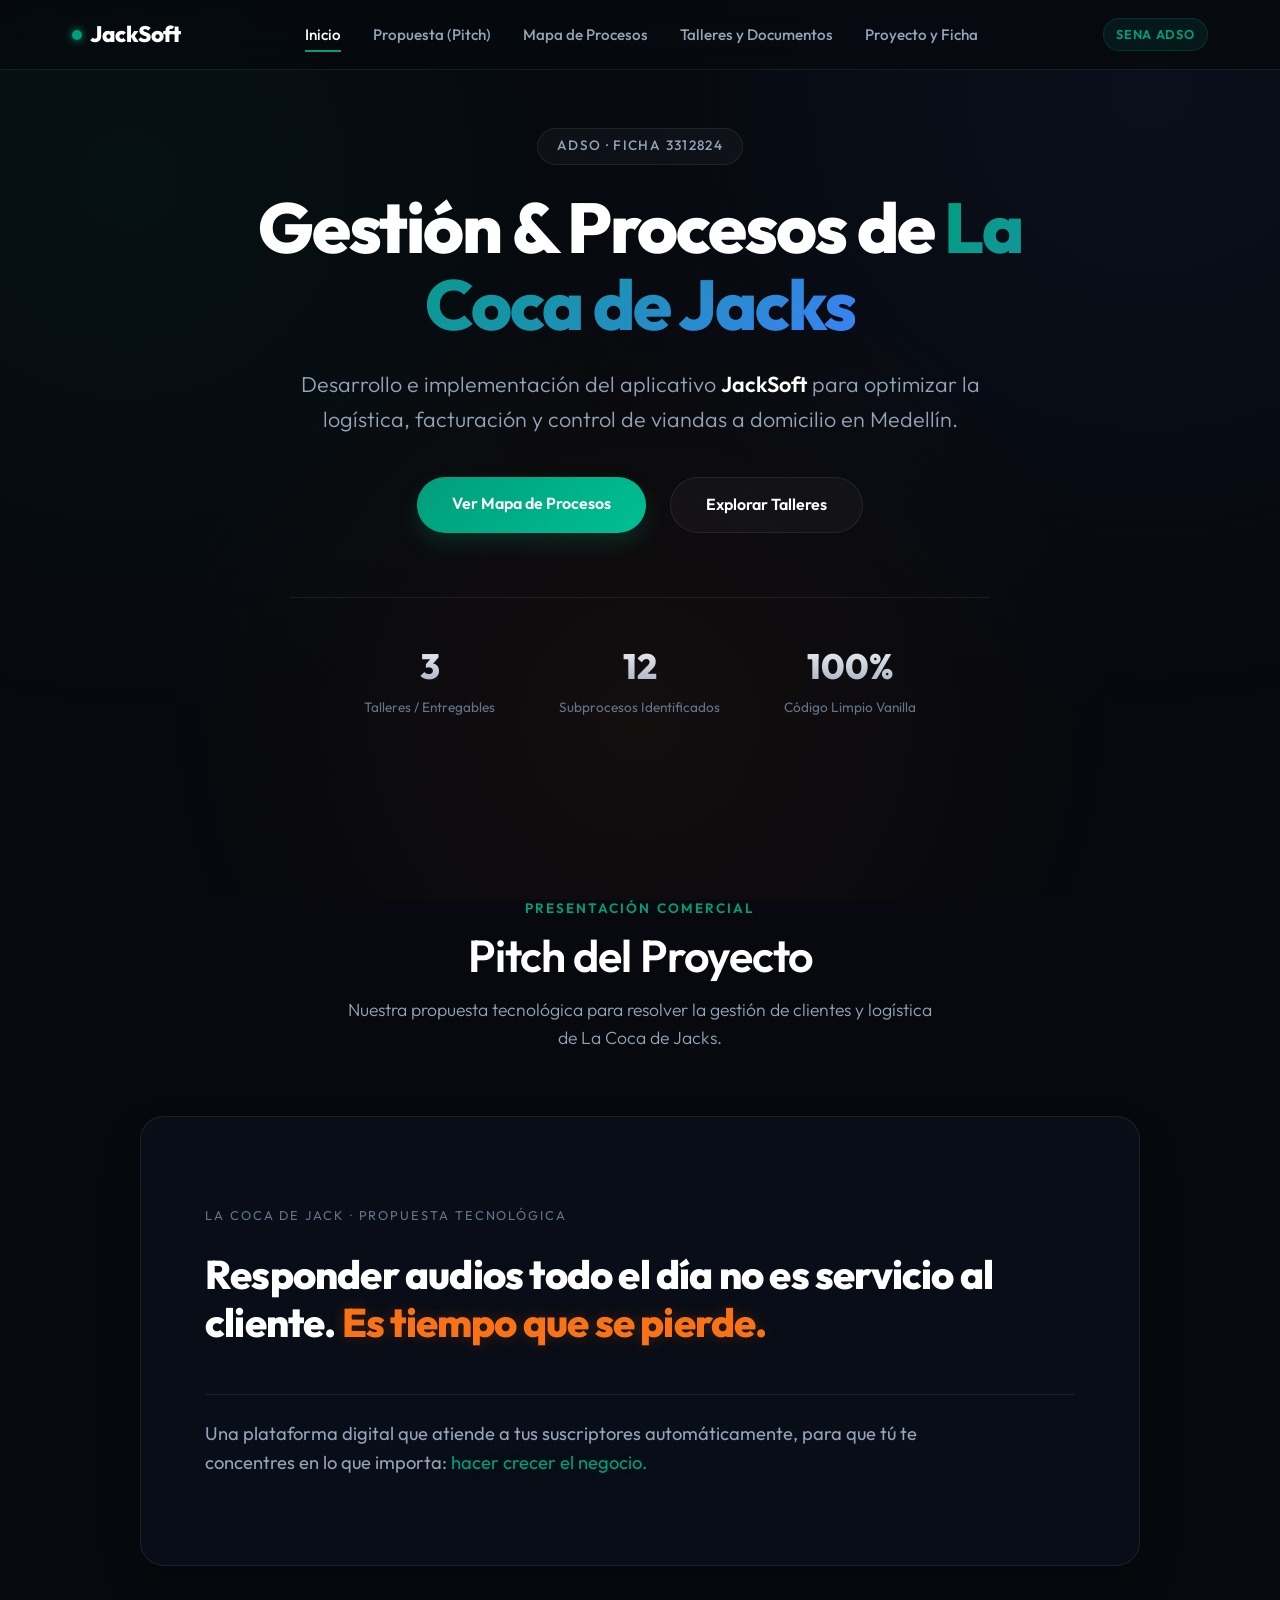
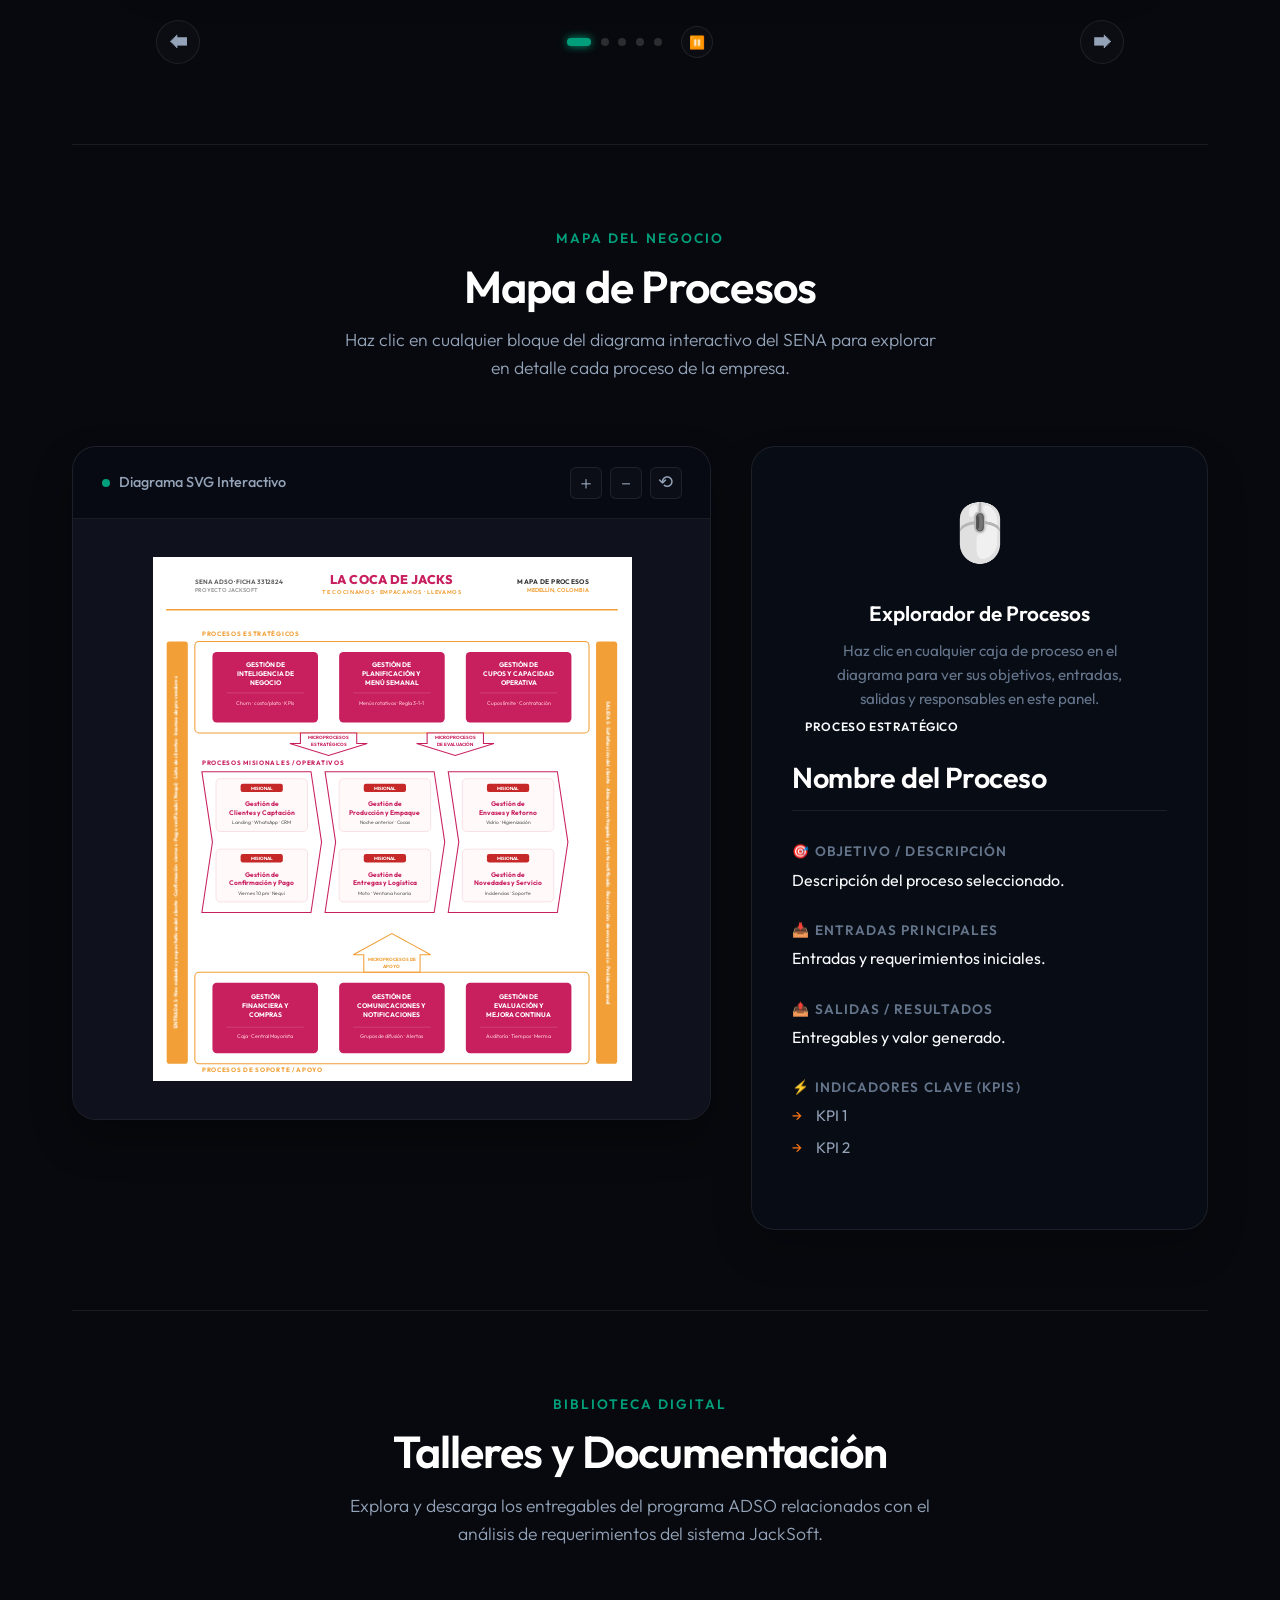
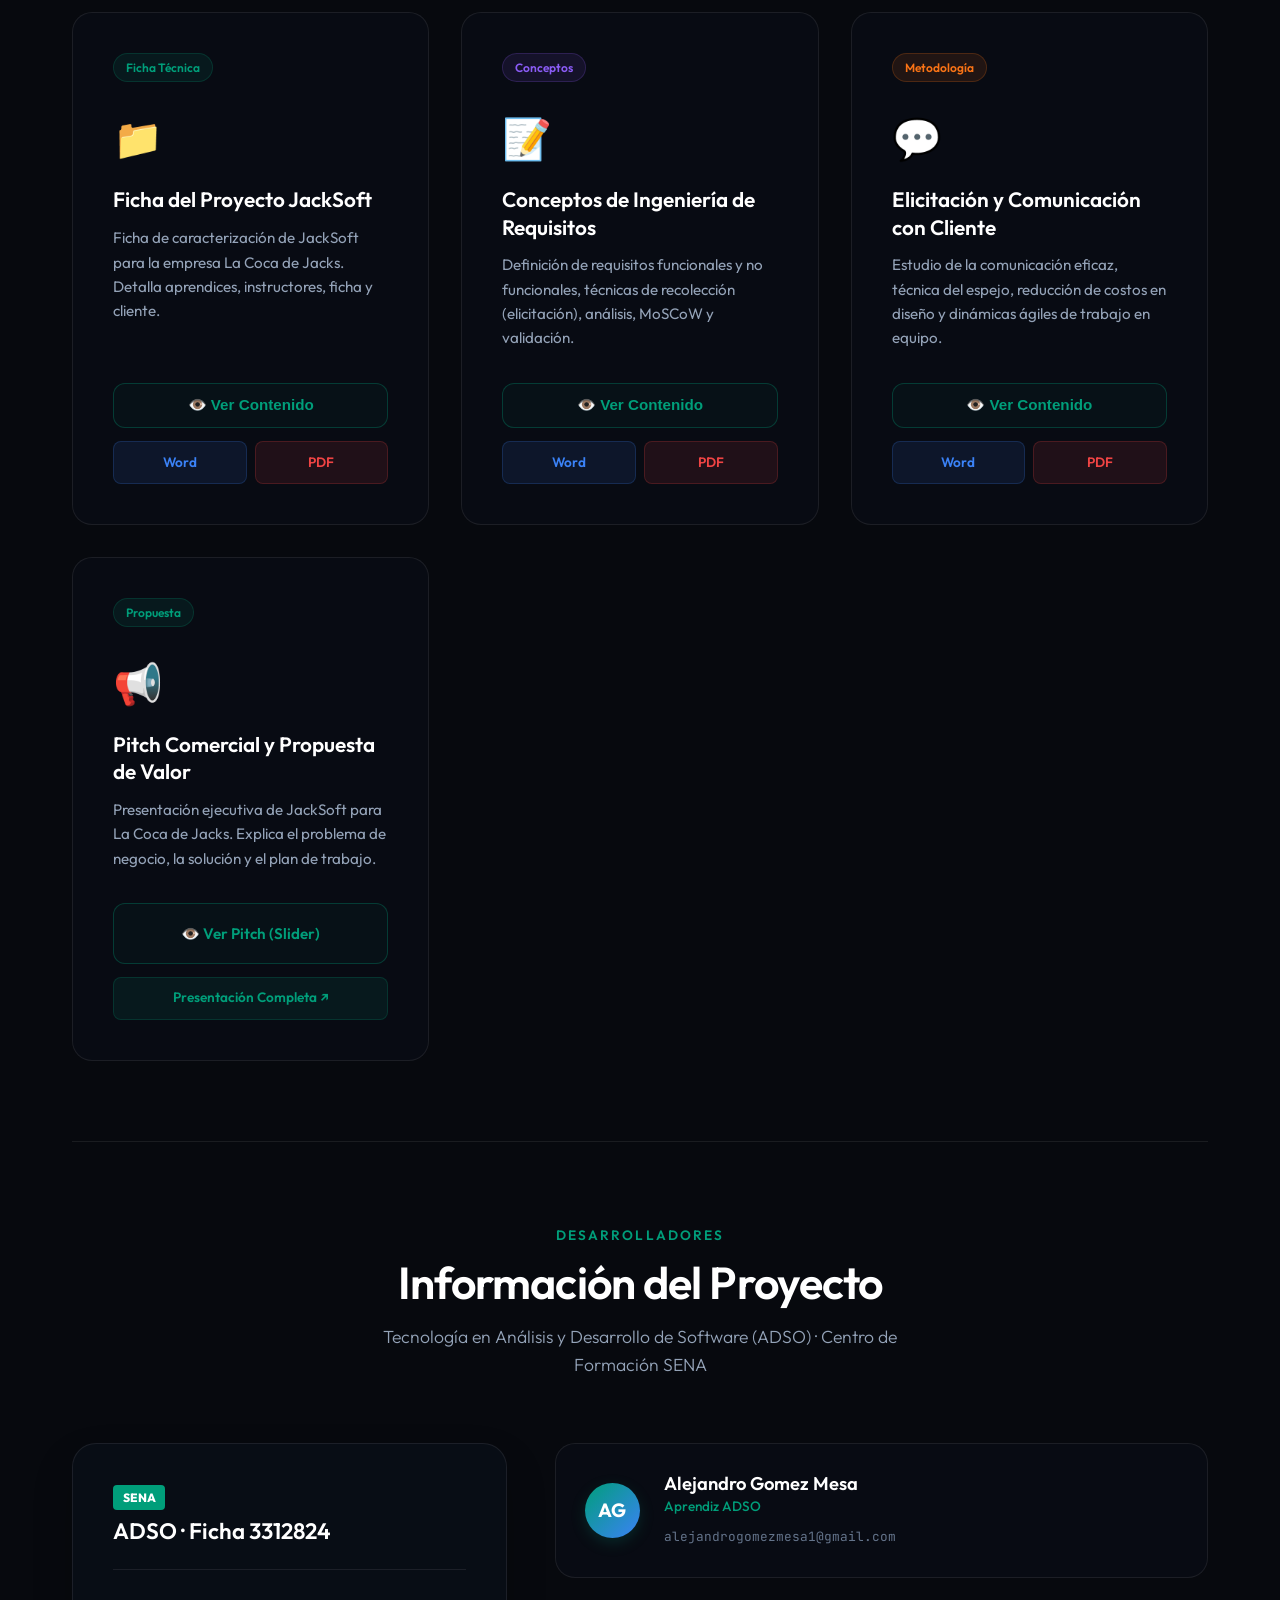
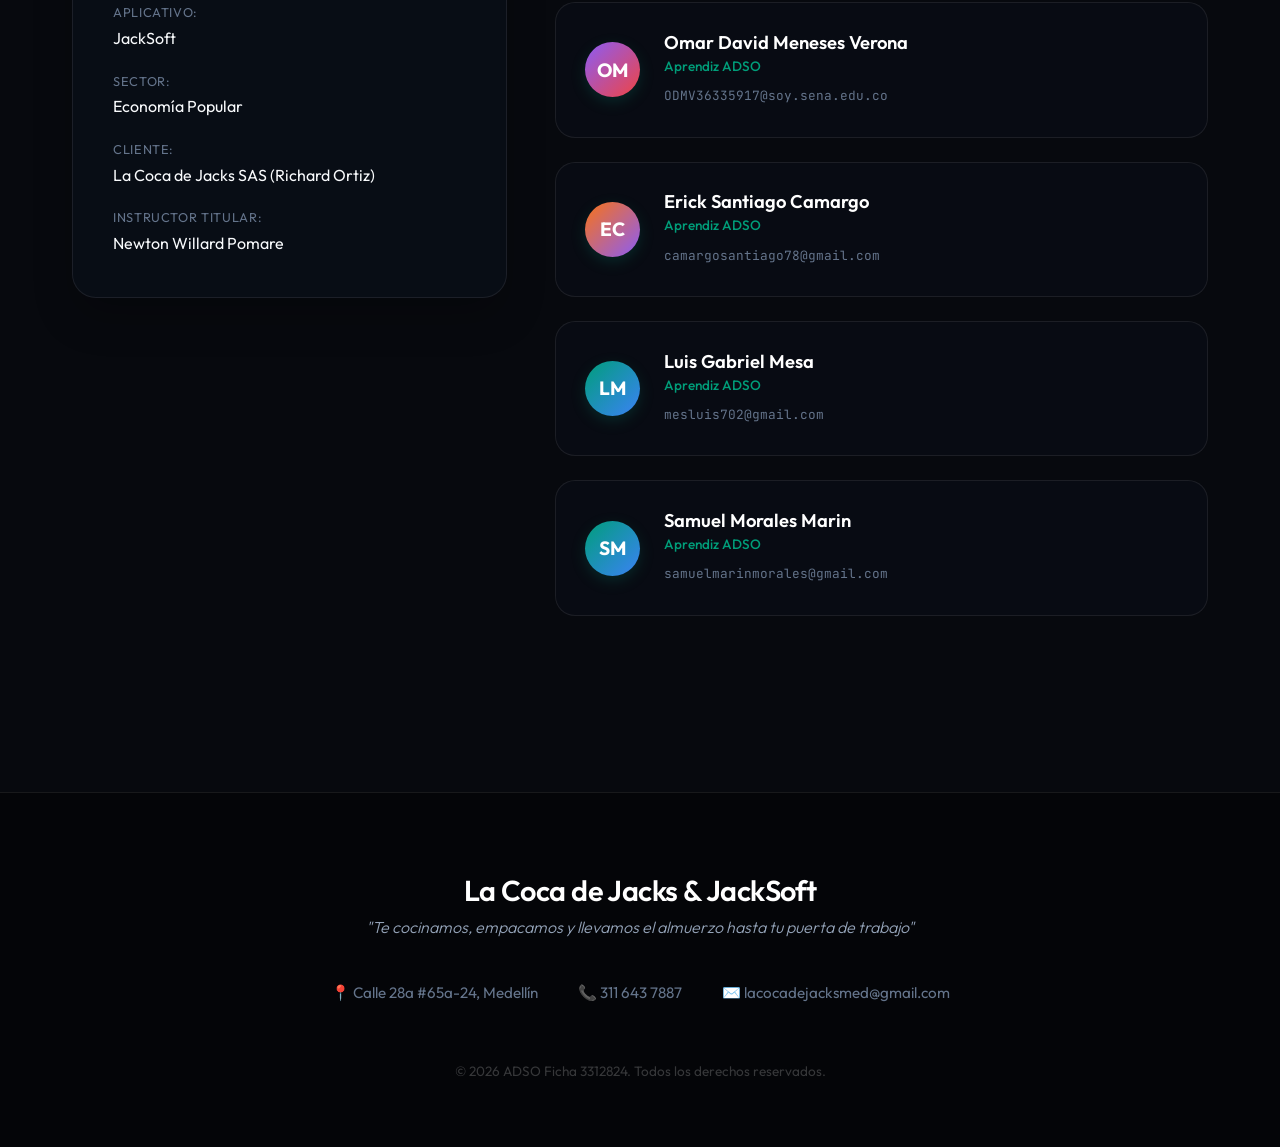
<file: index.html>
<!DOCTYPE html>
<html lang="es">
<head>
    <meta charset="UTF-8">
    <meta name="viewport" content="width=device-width, initial-scale=1.0">
    <title>JackSoft & La Coca de Jacks · Mapa de Procesos y Talleres ADSO</title>
    <meta name="description" content="Portal de desarrollo del proyecto JackSoft para la empresa La Coca de Jacks. Mapa de procesos interactivo y talleres de ingeniería de requisitos.">
    <link rel="preconnect" href="https://fonts.googleapis.com">
    <link rel="preconnect" href="https://fonts.gstatic.com" crossorigin>
    <link href="https://fonts.googleapis.com/css2?family=Outfit:wght@300;400;500;600;700;800&family=JetBrains+Mono:wght@400;500&display=swap" rel="stylesheet">
    <link rel="stylesheet" href="index.css">
</head>
<body>
    <!-- Sticky Glassmorphic Navbar -->
    <nav class="navbar">
        <div class="nav-container">
            <a href="#" class="nav-logo">
                <span class="logo-dot"></span>
                JackSoft
            </a>
            <ul class="nav-links">
                <li><a href="#inicio" class="active">Inicio</a></li>
                <li><a href="#pitch">Propuesta (Pitch)</a></li>
                <li><a href="#mapa-procesos">Mapa de Procesos</a></li>
                <li><a href="#talleres">Talleres y Documentos</a></li>
                <li><a href="#equipo">Proyecto y Ficha</a></li>
            </ul>
            <div class="nav-badge">SENA ADSO</div>
        </div>
    </nav>

    <!-- Hero Section -->
    <header id="inicio" class="hero">
        <div class="hero-content">
            <div class="hero-badge-tag">ADSO · Ficha 3312824</div>
            <h1>Gestión & Procesos de <span class="highlight">La Coca de Jacks</span></h1>
            <p class="subtitle">Desarrollo e implementación del aplicativo <strong>JackSoft</strong> para optimizar la logística, facturación y control de viandas a domicilio en Medellín.</p>
            
            <div class="hero-actions">
                <a href="#mapa-procesos" class="cta-button">Ver Mapa de Procesos</a>
                <a href="#talleres" class="cta-secondary">Explorar Talleres</a>
            </div>
            
            <div class="hero-stats">
                <div class="stat-item">
                    <span class="stat-num">3</span>
                    <span class="stat-lbl">Talleres / Entregables</span>
                </div>
                <div class="stat-item">
                    <span class="stat-num">12</span>
                    <span class="stat-lbl">Subprocesos Identificados</span>
                </div>
                <div class="stat-item">
                    <span class="stat-num">100%</span>
                    <span class="stat-lbl">Código Limpio Vanilla</span>
                </div>
            </div>
        </div>
        <div class="hero-bg"></div>
    </header>

    <main class="container">
        
        
        <!-- SECTION: PITCH SLIDESHOW -->
        <section id="pitch" class="section-block">
            <div class="section-header">
                <span class="section-tag">Presentación Comercial</span>
                <h2>Pitch del Proyecto</h2>
                <p>Nuestra propuesta tecnológica para resolver la gestión de clientes y logística de La Coca de Jacks.</p>
            </div>

            <div class="pitch-slider-wrapper">
                <div class="pitch-slider-container" id="pitch-slider-container">
                    <!-- Slide 1 -->
                    <div class="pitch-slide active" data-slide="0">
                        <div class="slide-content-wrap">
                            <span class="slide-eyebrow">La Coca de Jack · Propuesta Tecnológica</span>
                            <h3>Responder audios todo el día no es servicio al cliente. <span class="highlight-orange">Es tiempo que se pierde.</span></h3>
                            <div class="slide-divider"></div>
                            <p class="slide-text">Una plataforma digital que atiende a tus suscriptores automáticamente, para que tú te concentres en lo que importa: <span class="highlight-green">hacer crecer el negocio.</span></p>
                        </div>
                    </div>
                    <!-- Slide 2 -->
                    <div class="pitch-slide" data-slide="1">
                        <div class="slide-content-wrap">
                            <span class="slide-badge badge-orange">El Problema</span>
                            <h3>900 clientes, un solo buzón — y siempre las mismas preguntas</h3>
                            <p class="slide-text">El negocio creció, pero la atención al cliente sigue siendo artesanal. Se envían decenas de audios diarios explicando menús, precios y rutas, saturando la operación.</p>
                            <div class="slide-quote">
                                <p>"Clientes sin respuesta a tiempo, cancelaciones silenciosas, y una bandeja de entrada saturada que ya nadie puede controlar."</p>
                            </div>
                            <div class="slide-stats">
                                <div class="slide-stat-item">
                                    <div class="stat-number-val">900</div>
                                    <div class="stat-number-lbl">suscriptores activos hoy</div>
                                </div>
                                <div class="slide-stat-item">
                                    <div class="stat-number-val">+1 min</div>
                                    <div class="stat-number-lbl">por audio manual promedio</div>
                                </div>
                                <div class="slide-stat-item">
                                    <div class="stat-number-val">∞</div>
                                    <div class="stat-number-lbl">preguntas repetidas</div>
                                </div>
                            </div>
                        </div>
                    </div>
                    <!-- Slide 3 -->
                    <div class="pitch-slide" data-slide="2">
                        <div class="slide-content-wrap">
                            <span class="slide-badge badge-green">La Solución</span>
                            <h3>Una plataforma que atiende, gestiona y libera tiempo</h3>
                            <p class="slide-text">Automatización a la medida para La Coca de Jacks. Tus clientes resuelven sus dudas de inmediato y se gestionan de forma autónoma.</p>
                            <div class="slide-features">
                                <div class="slide-feature-row">
                                    <span class="feature-icon-em">💬</span>
                                    <div class="feature-text-block">
                                        <strong>Respuestas automáticas</strong>
                                        <span>Atención 24/7 de preguntas frecuentes: menús, horarios, precios y confirmaciones.</span>
                                    </div>
                                </div>
                                <div class="slide-feature-row">
                                    <span class="feature-icon-em">👤</span>
                                    <div class="feature-text-block">
                                        <strong>Portal del suscriptor</strong>
                                        <span>Autogestión de direcciones, suspensiones de servicio o renovación de planes.</span>
                                    </div>
                                </div>
                                <div class="slide-feature-row">
                                    <span class="feature-icon-em">📊</span>
                                    <div class="feature-text-block">
                                        <strong>Panel de control operacional</strong>
                                        <span>Control de porciones para cocina y ordenamiento automático de rutas de reparto.</span>
                                    </div>
                                </div>
                            </div>
                        </div>
                    </div>
                    <!-- Slide 4 -->
                    <div class="pitch-slide" data-slide="3">
                        <div class="slide-content-wrap">
                            <span class="slide-badge badge-green">El Impacto</span>
                            <h3>De apagar incendios a operar con control</h3>
                            <div class="slide-impact-grid">
                                <div class="impact-col before">
                                    <div class="impact-label">Operación Actual (Manual)</div>
                                    <p>Audios manuales constantes, retrasos en respuesta, errores en sumas de cocina y rutas de reparto estructuradas a ojo de motorizados.</p>
                                </div>
                                <div class="impact-col after">
                                    <div class="impact-label">Operación con JackSoft</div>
                                    <p>Respuestas automáticas inmediatas, validación de comprobantes, producción exacta calculada, y rutas ordenadas por zonas.</p>
                                </div>
                            </div>
                            <p class="slide-text-small">Con 900 suscriptores la carga ya es crítica. Al crecer a 1,500, será imposible de gestionar a mano.</p>
                        </div>
                    </div>
                    <!-- Slide 5 -->
                    <div class="pitch-slide" data-slide="4">
                        <div class="slide-content-wrap">
                            <span class="slide-badge badge-green">Siguiente Paso</span>
                            <h3>Dos semanas de diseño antes de construir</h3>
                            <p class="slide-text">Antes de iniciar la programación, analizaremos tu operación para definir flujos exactos de pedidos y reglas logísticas de entrega.</p>
                            <div class="slide-steps-grid">
                                <div class="step-card-item">
                                    <div class="step-num-badge">1</div>
                                    <strong>Descubrimiento</strong>
                                    <span>Mapeo de flujos operativos (Semana 1)</span>
                                </div>
                                <div class="step-card-item">
                                    <div class="step-num-badge">2</div>
                                    <strong>Propuesta Técnica</strong>
                                    <span>Modelado de base de datos y prototipos (Semana 2)</span>
                                </div>
                                <div class="step-card-item">
                                    <div class="step-num-badge">3</div>
                                    <strong>Desarrollo</strong>
                                    <span>Construcción iterativa (Semanas 3–8)</span>
                                </div>
                            </div>
                            <div class="slide-notice-box">
                                <span>Fase de descubrimiento — Sin compromisos previos. Al final obtienes el diseño técnico completo.</span>
                            </div>
                        </div>
                    </div>
                </div>

                <!-- Slide Controls -->
                <div class="pitch-slider-controls">
                    <button id="btn-pitch-prev" class="slider-btn" title="Diapositiva Anterior">🡄</button>
                    <div class="pitch-controls-center">
                        <div class="pitch-slider-dots" id="pitch-slider-dots">
                            <span class="slider-dot active" data-index="0"></span>
                            <span class="slider-dot" data-index="1"></span>
                            <span class="slider-dot" data-index="2"></span>
                            <span class="slider-dot" data-index="3"></span>
                            <span class="slider-dot" data-index="4"></span>
                        </div>
                        <button id="btn-pitch-play-pause" class="slider-btn play-pause-btn" title="Pausar Reproducción">⏸️</button>
                    </div>
                    <button id="btn-pitch-next" class="slider-btn" title="Diapositiva Siguiente">🡆</button>
                </div>
            </div>
        </section>

        <!-- SECTION: INTERACTIVE PROCESS MAP -->
        <section id="mapa-procesos" class="section-block">
            <div class="section-header">
                <span class="section-tag">Mapa del Negocio</span>
                <h2>Mapa de Procesos</h2>
                <p>Haz clic en cualquier bloque del diagrama interactivo del SENA para explorar en detalle cada proceso de la empresa.</p>
            </div>

            <div class="process-explorer-layout">
                <!-- SVG Viewer Card -->
                <div class="svg-viewer-card">
                    <div class="svg-viewer-header">
                        <div class="svg-indicator">
                            <span class="pulse-dot"></span>
                            <span>Diagrama SVG Interactivo</span>
                        </div>
                        <div class="svg-controls">
                            <button id="btn-zoom-in" title="Acercar">＋</button>
                            <button id="btn-zoom-out" title="Alejar">－</button>
                            <button id="btn-reset" title="Restablecer">⟲</button>
                        </div>
                    </div>
                    <div class="svg-viewport" id="svg-viewport">
                        <div class="svg-zoom-wrapper" id="svg-zoom-wrapper">
                            <svg width="100%" viewBox="0 0 680 745" role="img" xmlns="http://www.w3.org/2000/svg" id="interactive-map">
                              <title>Mapa de procesos – La Coca de Jacks</title>
                              <desc>Mapa de procesos estilo SENA con tres niveles: procesos estratégicos, misionales y de soporte.</desc>
                              <defs>
                                <style>
                                  .clickable-process {
                                    cursor: pointer;
                                  }
                                  .clickable-process rect {
                                    transition: all 0.2s ease-in-out;
                                  }
                                  .clickable-process:hover rect {
                                    stroke: #c8205f !important;
                                    stroke-width: 1.5px !important;
                                    filter: drop-shadow(0 4px 10px rgba(200, 32, 95, 0.25)) !important;
                                  }
                                  .clickable-process.active rect {
                                    stroke: #f19f36 !important;
                                    stroke-width: 2px !important;
                                    filter: drop-shadow(0 4px 12px rgba(241, 159, 54, 0.4)) !important;
                                  }
                                  /* Remove pointer events on text/sub-elements to make group clicks robust */
                                  .clickable-process text, .clickable-process g {
                                    pointer-events: none;
                                  }
                                </style>
                              </defs>

                              <!-- Background Canvas -->
                              <rect width="100%" height="100%" fill="#ffffff" />

                              <!-- ===== ENCABEZADO / BRANDING ===== -->
                              <text x="60" y="38" font-weight="700" font-size="9" fill="#666666" font-family="'Outfit', sans-serif">SENA ADSO · FICHA 3312824</text>
                              <text x="60" y="50" font-size="8" font-weight="600" fill="#999999" font-family="'Outfit', sans-serif">PROYECTO JACKSOFT</text>

                              <text x="340" y="38" text-anchor="middle" font-weight="800" font-size="18" fill="#c8205f" font-family="'Outfit', sans-serif" letter-spacing="0.5">LA COCA DE JACKS</text>
                              <text x="340" y="52" text-anchor="middle" font-size="8" font-weight="600" fill="#f19f36" font-family="'Outfit', sans-serif" letter-spacing="1">TE COCINAMOS · EMPACAMOS · LLEVAMOS</text>

                              <text x="620" y="38" text-anchor="end" font-weight="700" font-size="9.5" fill="#333333" font-family="'Outfit', sans-serif" letter-spacing="0.5">MAPA DE PROCESOS</text>
                              <text x="620" y="50" text-anchor="end" font-size="8" font-weight="600" fill="#f19f36" font-family="'Outfit', sans-serif">MEDELLÍN, COLOMBIA</text>

                              <!-- Accent top line -->
                              <line x1="20" y1="75" x2="660" y2="75" stroke="#f19f36" stroke-width="2" stroke-linecap="round" />

                              <!-- ===== CLIENTE: ENTRADA Y SALIDA (COLUMNAS LATERALES CON TEXTO COMPLETO) ===== -->
                              <!-- Columna Izquierda: ENTRADAS -->
                              <rect x="20" y="120" width="30" height="600" fill="#f19f36" rx="4" />
                              <text x="35" y="420" text-anchor="middle" transform="rotate(-90 35 420)" fill="#ffffff" font-weight="700" font-size="7.2" font-family="'Outfit', sans-serif" letter-spacing="0.2">ENTRADAS · Necesidades y expectativas del cliente · Confirmación viernes · Pago verificado (Nequi) · Lista de clientes · Insumos de proveedores</text>

                              <!-- Columna Derecha: SALIDAS -->
                              <rect x="630" y="120" width="30" height="600" fill="#f19f36" rx="4" />
                              <text x="645" y="420" text-anchor="middle" transform="rotate(90 645 420)" fill="#ffffff" font-weight="700" font-size="7.2" font-family="'Outfit', sans-serif" letter-spacing="0.2">SALIDAS · Satisfacción del cliente · Almuerzo entregado y cliente notificado · Recolección de envase vacío · Pedido semanal</text>


                              <!-- ===== NIVEL 1: PROCESOS ESTRATÉGICOS (TOP CONTAINER) ===== -->
                              <rect x="60" y="120" width="560" height="130" rx="6" fill="none" stroke="#f19f36" stroke-width="1.5" />
                              <text x="70" y="112" font-weight="700" font-size="9" fill="#f19f36" font-family="'Outfit', sans-serif" letter-spacing="1">PROCESOS ESTRATÉGICOS</text>

                              <!-- Proceso Inteligencia de Negocio -->
                              <g id="proc-inteligencia" class="clickable-process" data-process="inteligencia">
                                <rect x="85" y="135" width="150" height="100" rx="6" fill="#c8205f" />
                                <text x="160" y="156" text-anchor="middle" fill="#ffffff" font-weight="700" font-size="9.5" font-family="'Outfit', sans-serif">GESTIÓN DE</text>
                                <text x="160" y="169" text-anchor="middle" fill="#ffffff" font-weight="700" font-size="9.5" font-family="'Outfit', sans-serif">INTELIGENCIA DE</text>
                                <text x="160" y="182" text-anchor="middle" fill="#ffffff" font-weight="700" font-size="9.5" font-family="'Outfit', sans-serif">NEGOCIO</text>
                                <line x1="105" y1="193" x2="215" y2="193" stroke="rgba(255,255,255,0.2)" stroke-width="1" />
                                <text x="160" y="210" text-anchor="middle" fill="#ffccd5" font-size="7.5" font-family="'Outfit', sans-serif">Churn · costo/plato · KPIs</text>
                              </g>

                              <!-- Proceso Gestión de Menús -->
                              <g id="proc-menus" class="clickable-process" data-process="menus">
                                <rect x="265" y="135" width="150" height="100" rx="6" fill="#c8205f" />
                                <text x="340" y="156" text-anchor="middle" fill="#ffffff" font-weight="700" font-size="9.5" font-family="'Outfit', sans-serif">GESTIÓN DE</text>
                                <text x="340" y="169" text-anchor="middle" fill="#ffffff" font-weight="700" font-size="9.5" font-family="'Outfit', sans-serif">PLANIFICACIÓN Y</text>
                                <text x="340" y="182" text-anchor="middle" fill="#ffffff" font-weight="700" font-size="9.5" font-family="'Outfit', sans-serif">MENÚ SEMANAL</text>
                                <line x1="285" y1="193" x2="395" y2="193" stroke="rgba(255,255,255,0.2)" stroke-width="1" />
                                <text x="340" y="210" text-anchor="middle" fill="#ffccd5" font-size="7.5" font-family="'Outfit', sans-serif">Menús rotativos · Regla 3-1-1</text>
                              </g>

                              <!-- Proceso Gestión de Cupos -->
                              <g id="proc-cupos" class="clickable-process" data-process="cupos">
                                <rect x="445" y="135" width="150" height="100" rx="6" fill="#c8205f" />
                                <text x="520" y="156" text-anchor="middle" fill="#ffffff" font-weight="700" font-size="9.5" font-family="'Outfit', sans-serif">GESTIÓN DE</text>
                                <text x="520" y="169" text-anchor="middle" fill="#ffffff" font-weight="700" font-size="9.5" font-family="'Outfit', sans-serif">CUPOS Y CAPACIDAD</text>
                                <text x="520" y="182" text-anchor="middle" fill="#ffffff" font-weight="700" font-size="9.5" font-family="'Outfit', sans-serif">OPERATIVA</text>
                                <line x1="465" y1="193" x2="575" y2="193" stroke="rgba(255,255,255,0.2)" stroke-width="1" />
                                <text x="520" y="210" text-anchor="middle" fill="#ffccd5" font-size="7.5" font-family="'Outfit', sans-serif">Cupos límite · Contratación</text>
                              </g>


                              <!-- ===== FLECHAS ESTRATÉGICAS HACIA MISIONALES ===== -->
                              <!-- Flecha Izquierda -->
                              <polygon points="210,250 290,250 290,265 305,265 250,282 195,265 210,265" fill="#ffffff" stroke="#c8205f" stroke-width="1.5" />
                              <text x="250" y="259" text-anchor="middle" font-size="6.5" font-weight="700" fill="#c8205f" font-family="'Outfit', sans-serif">MICROPROCESOS</text>
                              <text x="250" y="269" text-anchor="middle" font-size="6.5" font-weight="700" fill="#c8205f" font-family="'Outfit', sans-serif">ESTRATÉGICOS</text>

                              <!-- Flecha Derecha -->
                              <polygon points="390,250 470,250 470,265 485,265 430,282 375,265 390,265" fill="#ffffff" stroke="#c8205f" stroke-width="1.5" />
                              <text x="430" y="259" text-anchor="middle" font-size="6.5" font-weight="700" fill="#c8205f" font-family="'Outfit', sans-serif">MICROPROCESOS</text>
                              <text x="430" y="269" text-anchor="middle" font-size="6.5" font-weight="700" fill="#c8205f" font-family="'Outfit', sans-serif">DE EVALUACIÓN</text>


                              <!-- ===== NIVEL 2: PROCESOS MISIONALES / OPERATIVOS (CHEVRONS) ===== -->
                              <text x="70" y="296" font-weight="700" font-size="9" fill="#c8205f" font-family="'Outfit', sans-serif" letter-spacing="1">PROCESOS MISIONALES / OPERATIVOS</text>

                              <!-- Chevron 1: Comercialización y Ventas -->
                              <g id="group-chevron-1">
                                <path d="M 70 305 L 225 305 L 240 405 L 225 505 L 70 505 L 85 405 Z" fill="#ffffff" stroke="#c8205f" stroke-width="1.5" />
                                
                                <!-- Proceso Clientes y Captación -->
                                <g id="proc-clientes" class="clickable-process" data-process="clientes">
                                  <rect x="90" y="315" width="130" height="75" rx="6" fill="#fff9fa" stroke="#f5d6dd" stroke-width="1" />
                                  <!-- Label Box -->
                                  <rect x="125" y="322" width="60" height="12" rx="3" fill="#c62828" />
                                  <text x="155" y="331" text-anchor="middle" fill="#ffffff" font-weight="700" font-size="6.5" font-family="'Outfit', sans-serif">MISIONAL</text>
                                  <!-- Title -->
                                  <text x="155" y="354" text-anchor="middle" fill="#c8205f" font-weight="700" font-size="9.5" font-family="'Outfit', sans-serif">Gestión de</text>
                                  <text x="155" y="366" text-anchor="middle" fill="#c8205f" font-weight="700" font-size="9.5" font-family="'Outfit', sans-serif">Clientes y Captación</text>
                                  <!-- Sub -->
                                  <text x="155" y="380" text-anchor="middle" fill="#555555" font-size="7" font-family="'Outfit', sans-serif">Landing · WhatsApp · CRM</text>
                                </g>

                                <!-- Proceso Confirmación y Pago -->
                                <g id="proc-confirmacion" class="clickable-process" data-process="confirmacion">
                                  <rect x="90" y="415" width="130" height="75" rx="6" fill="#fff9fa" stroke="#f5d6dd" stroke-width="1" />
                                  <!-- Label Box -->
                                  <rect x="125" y="422" width="60" height="12" rx="3" fill="#c62828" />
                                  <text x="155" y="431" text-anchor="middle" fill="#ffffff" font-weight="700" font-size="6.5" font-family="'Outfit', sans-serif">MISIONAL</text>
                                  <!-- Title -->
                                  <text x="155" y="454" text-anchor="middle" fill="#c8205f" font-weight="700" font-size="9.5" font-family="'Outfit', sans-serif">Gestión de</text>
                                  <text x="155" y="466" text-anchor="middle" fill="#c8205f" font-weight="700" font-size="9.5" font-family="'Outfit', sans-serif">Confirmación y Pago</text>
                                  <!-- Sub -->
                                  <text x="155" y="480" text-anchor="middle" fill="#555555" font-size="7" font-family="'Outfit', sans-serif">Viernes 10 pm · Nequi</text>
                                </g>
                              </g>

                              <!-- Chevron 2: Preparación y Cocina -->
                              <g id="group-chevron-2">
                                <path d="M 245 305 L 400 305 L 415 405 L 400 505 L 245 505 L 260 405 Z" fill="#ffffff" stroke="#c8205f" stroke-width="1.5" />

                                <!-- Proceso Producción y Empaque -->
                                <g id="proc-produccion" class="clickable-process" data-process="produccion">
                                  <rect x="265" y="315" width="130" height="75" rx="6" fill="#fff9fa" stroke="#f5d6dd" stroke-width="1" />
                                  <!-- Label Box -->
                                  <rect x="300" y="322" width="60" height="12" rx="3" fill="#c62828" />
                                  <text x="330" y="331" text-anchor="middle" fill="#ffffff" font-weight="700" font-size="6.5" font-family="'Outfit', sans-serif">MISIONAL</text>
                                  <!-- Title -->
                                  <text x="330" y="354" text-anchor="middle" fill="#c8205f" font-weight="700" font-size="9.5" font-family="'Outfit', sans-serif">Gestión de</text>
                                  <text x="330" y="366" text-anchor="middle" fill="#c8205f" font-weight="700" font-size="9.5" font-family="'Outfit', sans-serif">Producción y Empaque</text>
                                  <!-- Sub -->
                                  <text x="330" y="380" text-anchor="middle" fill="#555555" font-size="7" font-family="'Outfit', sans-serif">Noche anterior · Cocas</text>
                                </g>

                                <!-- Proceso Entregas y Logística -->
                                <g id="proc-entregas" class="clickable-process" data-process="entregas">
                                  <rect x="265" y="415" width="130" height="75" rx="6" fill="#fff9fa" stroke="#f5d6dd" stroke-width="1" />
                                  <!-- Label Box -->
                                  <rect x="300" y="422" width="60" height="12" rx="3" fill="#c62828" />
                                  <text x="330" y="431" text-anchor="middle" fill="#ffffff" font-weight="700" font-size="6.5" font-family="'Outfit', sans-serif">MISIONAL</text>
                                  <!-- Title -->
                                  <text x="330" y="454" text-anchor="middle" fill="#c8205f" font-weight="700" font-size="9.5" font-family="'Outfit', sans-serif">Gestión de</text>
                                  <text x="330" y="466" text-anchor="middle" fill="#c8205f" font-weight="700" font-size="9.5" font-family="'Outfit', sans-serif">Entregas y Logística</text>
                                  <!-- Sub -->
                                  <text x="330" y="480" text-anchor="middle" fill="#555555" font-size="7" font-family="'Outfit', sans-serif">Moto · Ventana horaria</text>
                                </g>
                              </g>

                              <!-- Chevron 3: Calidad y Post-Venta -->
                              <g id="group-chevron-3">
                                <path d="M 420 305 L 575 305 L 590 405 L 575 505 L 420 505 L 435 405 Z" fill="#ffffff" stroke="#c8205f" stroke-width="1.5" />

                                <!-- Proceso Envases y Retorno -->
                                <g id="proc-envases" class="clickable-process" data-process="envases">
                                  <rect x="440" y="315" width="130" height="75" rx="6" fill="#fff9fa" stroke="#f5d6dd" stroke-width="1" />
                                  <!-- Label Box -->
                                  <rect x="475" y="322" width="60" height="12" rx="3" fill="#c62828" />
                                  <text x="505" y="331" text-anchor="middle" fill="#ffffff" font-weight="700" font-size="6.5" font-family="'Outfit', sans-serif">MISIONAL</text>
                                  <!-- Title -->
                                  <text x="505" y="354" text-anchor="middle" fill="#c8205f" font-weight="700" font-size="9.5" font-family="'Outfit', sans-serif">Gestión de</text>
                                  <text x="505" y="366" text-anchor="middle" fill="#c8205f" font-weight="700" font-size="9.5" font-family="'Outfit', sans-serif">Envases y Retorno</text>
                                  <!-- Sub -->
                                  <text x="505" y="380" text-anchor="middle" fill="#555555" font-size="7" font-family="'Outfit', sans-serif">Vidrio · Higienización</text>
                                </g>

                                <!-- Proceso Novedades y Servicio -->
                                <g id="proc-novedades" class="clickable-process" data-process="novedades">
                                  <rect x="440" y="415" width="130" height="75" rx="6" fill="#fff9fa" stroke="#f5d6dd" stroke-width="1" />
                                  <!-- Label Box -->
                                  <rect x="475" y="422" width="60" height="12" rx="3" fill="#c62828" />
                                  <text x="505" y="431" text-anchor="middle" fill="#ffffff" font-weight="700" font-size="6.5" font-family="'Outfit', sans-serif">MISIONAL</text>
                                  <!-- Title -->
                                  <text x="505" y="454" text-anchor="middle" fill="#c8205f" font-weight="700" font-size="9.5" font-family="'Outfit', sans-serif">Gestión de</text>
                                  <text x="505" y="466" text-anchor="middle" fill="#c8205f" font-weight="700" font-size="9.5" font-family="'Outfit', sans-serif">Novedades y Servicio</text>
                                  <!-- Sub -->
                                  <text x="505" y="480" text-anchor="middle" fill="#555555" font-size="7" font-family="'Outfit', sans-serif">Incidencias · Soporte</text>
                                </g>
                              </g>


                              <!-- ===== FLECHA DE APOYO DESDE SOPORTE ===== -->
                              <polygon points="300,590 380,590 380,565 395,565 340,535 285,565 300,565" fill="#ffffff" stroke="#f19f36" stroke-width="1.5" />
                              <text x="340" y="574" text-anchor="middle" font-size="6.5" font-weight="700" fill="#f19f36" font-family="'Outfit', sans-serif">MICROPROCESOS DE</text>
                              <text x="340" y="584" text-anchor="middle" font-size="6.5" font-weight="700" fill="#f19f36" font-family="'Outfit', sans-serif">APOYO</text>


                              <!-- ===== NIVEL 3: PROCESOS DE SOPORTE / APOYO (BOTTOM CONTAINER) ===== -->
                              <rect x="60" y="590" width="560" height="130" rx="6" fill="none" stroke="#f19f36" stroke-width="1.5" />
                              <text x="70" y="732" font-weight="700" font-size="9" fill="#f19f36" font-family="'Outfit', sans-serif" letter-spacing="1">PROCESOS DE SOPORTE / APOYO</text>

                              <!-- Proceso Gestión Financiera -->
                              <g id="proc-financiera" class="clickable-process" data-process="financiera">
                                <rect x="85" y="605" width="150" height="100" rx="6" fill="#c8205f" />
                                <text x="160" y="628" text-anchor="middle" fill="#ffffff" font-weight="700" font-size="9.5" font-family="'Outfit', sans-serif">GESTIÓN</text>
                                <text x="160" y="641" text-anchor="middle" fill="#ffffff" font-weight="700" font-size="9.5" font-family="'Outfit', sans-serif">FINANCIERA Y</text>
                                <text x="160" y="654" text-anchor="middle" fill="#ffffff" font-weight="700" font-size="9.5" font-family="'Outfit', sans-serif">COMPRAS</text>
                                <line x1="105" y1="668" x2="215" y2="668" stroke="rgba(255,255,255,0.2)" stroke-width="1" />
                                <text x="160" y="683" text-anchor="middle" fill="#ffccd5" font-size="7.5" font-family="'Outfit', sans-serif">Caja · Central Mayorista</text>
                              </g>

                              <!-- Proceso Gestión de Comunicaciones -->
                              <g id="proc-comunicaciones" class="clickable-process" data-process="comunicaciones">
                                <rect x="265" y="605" width="150" height="100" rx="6" fill="#c8205f" />
                                <text x="340" y="628" text-anchor="middle" fill="#ffffff" font-weight="700" font-size="9.5" font-family="'Outfit', sans-serif">GESTIÓN DE</text>
                                <text x="340" y="641" text-anchor="middle" fill="#ffffff" font-weight="700" font-size="9.5" font-family="'Outfit', sans-serif">COMUNICACIONES Y</text>
                                <text x="340" y="654" text-anchor="middle" fill="#ffffff" font-weight="700" font-size="9.5" font-family="'Outfit', sans-serif">NOTIFICACIONES</text>
                                <line x1="285" y1="668" x2="395" y2="668" stroke="rgba(255,255,255,0.2)" stroke-width="1" />
                                <text x="340" y="683" text-anchor="middle" fill="#ffccd5" font-size="7.5" font-family="'Outfit', sans-serif">Grupos de difusión · Alertas</text>
                              </g>

                              <!-- Proceso Evaluación y Mejora -->
                              <g id="proc-evaluacion" class="clickable-process" data-process="evaluacion">
                                <rect x="445" y="605" width="150" height="100" rx="6" fill="#c8205f" />
                                <text x="520" y="628" text-anchor="middle" fill="#ffffff" font-weight="700" font-size="9.5" font-family="'Outfit', sans-serif">GESTIÓN DE</text>
                                <text x="520" y="641" text-anchor="middle" fill="#ffffff" font-weight="700" font-size="9.5" font-family="'Outfit', sans-serif">EVALUACIÓN Y</text>
                                <text x="520" y="654" text-anchor="middle" fill="#ffffff" font-weight="700" font-size="9.5" font-family="'Outfit', sans-serif">MEJORA CONTINUA</text>
                                <line x1="465" y1="668" x2="575" y2="668" stroke="rgba(255,255,255,0.2)" stroke-width="1" />
                                <text x="520" y="683" text-anchor="middle" fill="#ffccd5" font-size="7.5" font-family="'Outfit', sans-serif">Auditoría · Tiempos · Merma</text>
                              </g>
                            </svg>
                        </div>
                    </div>
                </div>

                <!-- Process Details Card -->
                <div class="process-details-card" id="process-details-container">
                    <div class="details-placeholder" id="details-placeholder">
                        <div class="placeholder-icon">🖱️</div>
                        <h4>Explorador de Procesos</h4>
                        <p>Haz clic en cualquier caja de proceso en el diagrama para ver sus objetivos, entradas, salidas y responsables en este panel.</p>
                    </div>
                    
                    <div class="details-content hidden" id="details-content">
                        <div class="details-badge" id="details-type">Proceso Estratégico</div>
                        <h3 id="details-title">Nombre del Proceso</h3>
                        
                        <div class="details-section">
                            <h5>🎯 Objetivo / Descripción</h5>
                            <p id="details-desc">Descripción del proceso seleccionado.</p>
                        </div>

                        <div class="details-section">
                            <h5>📥 Entradas Principales</h5>
                            <p id="details-inputs">Entradas y requerimientos iniciales.</p>
                        </div>

                        <div class="details-section">
                            <h5>📤 Salidas / Resultados</h5>
                            <p id="details-outputs">Entregables y valor generado.</p>
                        </div>

                        <div class="details-section">
                            <h5>⚡ Indicadores Clave (KPIs)</h5>
                            <ul class="kpi-list" id="details-kpis">
                                <li>KPI 1</li>
                                <li>KPI 2</li>
                            </ul>
                        </div>
                    </div>
                </div>
            </div>
        </section>

        <!-- SECTION: WORKSHOPS & DOCUMENTATION -->
        <section id="talleres" class="section-block">
            <div class="section-header">
                <span class="section-tag">Biblioteca Digital</span>
                <h2>Talleres y Documentación</h2>
                <p>Explora y descarga los entregables del programa ADSO relacionados con el análisis de requerimientos del sistema JackSoft.</p>
            </div>

            <div class="docs-grid">
                <!-- Doc 1: Ficha Proyecto -->
                <div class="doc-card">
                    <div class="doc-badge badge-sena">Ficha Técnica</div>
                    <div class="doc-icon">📁</div>
                    <h4>Ficha del Proyecto JackSoft</h4>
                    <p>Ficha de caracterización de JackSoft para la empresa La Coca de Jacks. Detalla aprendices, instructores, ficha y cliente.</p>
                    <div class="doc-actions">
                        <button class="btn-preview" onclick="openDocPreview('ficha')">👁️ Ver Contenido</button>
                        <div class="btn-group-download">
                            <a href="Formato_Ficha_Proyecto_jackSoft.docx" class="btn-download word" download title="Descargar Word">Word</a>
                            <a href="Formato_Ficha_Proyecto_jackSoft.docx.pdf" class="btn-download pdf" download title="Descargar PDF">PDF</a>
                        </div>
                    </div>
                </div>

                <!-- Doc 2: Que son los requisitos -->
                <div class="doc-card">
                    <div class="doc-badge badge-req">Conceptos</div>
                    <div class="doc-icon">📝</div>
                    <h4>Conceptos de Ingeniería de Requisitos</h4>
                    <p>Definición de requisitos funcionales y no funcionales, técnicas de recolección (elicitación), análisis, MoSCoW y validación.</p>
                    <div class="doc-actions">
                        <button class="btn-preview" onclick="openDocPreview('requisitos')">👁️ Ver Contenido</button>
                        <div class="btn-group-download">
                            <a href="¿Qué son los requisitos_.docx" class="btn-download word" download title="Descargar Word">Word</a>
                            <a href="¿Qué son los requisitos_.docx.pdf" class="btn-download pdf" download title="Descargar PDF">PDF</a>
                        </div>
                    </div>
                </div>

                <!-- Doc 3: Por que es importante conocer en detalle -->
                <div class="doc-card">
                    <div class="doc-badge badge-comm">Metodología</div>
                    <div class="doc-icon">💬</div>
                    <h4>Elicitación y Comunicación con Cliente</h4>
                    <p>Estudio de la comunicación eficaz, técnica del espejo, reducción de costos en diseño y dinámicas ágiles de trabajo en equipo.</p>
                    <div class="doc-actions">
                        <button class="btn-preview" onclick="openDocPreview('comunicacion')">👁️ Ver Contenido</button>
                        <div class="btn-group-download">
                            <a href="Por qué es importante conocer en detalle.docx" class="btn-download word" download title="Descargar Word">Word</a>
                            <a href="Por qué es importante conocer en detalle.docx.pdf" class="btn-download pdf" download title="Descargar PDF">PDF</a>
                        </div>
                    </div>
                </div>

                <!-- Doc 4: Pitch de Negocio -->
                <div class="doc-card">
                    <div class="doc-badge badge-sena">Propuesta</div>
                    <div class="doc-icon">📢</div>
                    <h4>Pitch Comercial y Propuesta de Valor</h4>
                    <p>Presentación ejecutiva de JackSoft para La Coca de Jacks. Explica el problema de negocio, la solución y el plan de trabajo.</p>
                    <div class="doc-actions">
                        <a href="#pitch" class="btn-preview" style="text-align: center; text-decoration: none; display: block; line-height: 2.2;">👁️ Ver Pitch (Slider)</a>
                        <div class="btn-group-download" style="grid-template-columns: 1fr;">
                            <a href="la-coca-de-jack-pitch (1).html" target="_blank" class="btn-download word" style="background: rgba(0, 158, 122, 0.1); color: var(--accent-sena); border: 1px solid rgba(0, 158, 122, 0.2);" title="Abrir Presentación Completa">Presentación Completa ↗</a>
                        </div>
                    </div>
                </div>
            </div>
        </section>

        <!-- SECTION: SENA PROJECT & TEAM -->
        <section id="equipo" class="section-block">
            <div class="section-header">
                <span class="section-tag">Desarrolladores</span>
                <h2>Información del Proyecto</h2>
                <p>Tecnología en Análisis y Desarrollo de Software (ADSO) · Centro de Formación SENA</p>
            </div>

            <div class="team-layout">
                <!-- Left: Card Info -->
                <div class="project-info-card">
                    <div class="project-info-header">
                        <div class="sena-logo-text">SENA</div>
                        <h3>ADSO · Ficha 3312824</h3>
                    </div>
                    <div class="project-info-body">
                        <div class="info-row">
                            <span class="info-label">Aplicativo:</span>
                            <span class="info-val">JackSoft</span>
                        </div>
                        <div class="info-row">
                            <span class="info-label">Sector:</span>
                            <span class="info-val">Economía Popular</span>
                        </div>
                        <div class="info-row">
                            <span class="info-label">Cliente:</span>
                            <span class="info-val">La Coca de Jacks SAS (Richard Ortiz)</span>
                        </div>
                        <div class="info-row">
                            <span class="info-label">Instructor Titular:</span>
                            <span class="info-val">Newton Willard Pomare</span>
                        </div>
                    </div>
                </div>

                <!-- Right: Grid of Apprentices -->
                <div class="apprentices-grid">
                    <div class="apprentice-card">
                        <div class="app-avatar">AG</div>
                        <div class="app-info">
                            <h4>Alejandro Gomez Mesa</h4>
                            <p>Aprendiz ADSO</p>
                            <span class="app-email">alejandrogomezmesa1@gmail.com</span>
                        </div>
                    </div>
                    <div class="apprentice-card">
                        <div class="app-avatar">OM</div>
                        <div class="app-info">
                            <h4>Omar David Meneses Verona</h4>
                            <p>Aprendiz ADSO</p>
                            <span class="app-email">ODMV36335917@soy.sena.edu.co</span>
                        </div>
                    </div>
                    <div class="apprentice-card">
                        <div class="app-avatar">EC</div>
                        <div class="app-info">
                            <h4>Erick Santiago Camargo</h4>
                            <p>Aprendiz ADSO</p>
                            <span class="app-email">camargosantiago78@gmail.com</span>
                        </div>
                    </div>
                    <div class="apprentice-card">
                        <div class="app-avatar">LM</div>
                        <div class="app-info">
                            <h4>Luis Gabriel Mesa</h4>
                            <p>Aprendiz ADSO</p>
                            <span class="app-email">mesluis702@gmail.com</span>
                        </div>
                    </div>
                    <div class="apprentice-card">
                        <div class="app-avatar">SM</div>
                        <div class="app-info">
                            <h4>Samuel Morales Marin</h4>
                            <p>Aprendiz ADSO</p>
                            <span class="app-email">samuelmarinmorales@gmail.com</span>
                        </div>
                    </div>
                </div>
            </div>
        </section>

    </main>

    <!-- FOOTER -->
    <footer>
        <div class="footer-content">
            <h2>La Coca de Jacks & JackSoft</h2>
            <p class="footer-tagline">"Te cocinamos, empacamos y llevamos el almuerzo hasta tu puerta de trabajo"</p>
            <div class="contact-info">
                <p>📍 Calle 28a #65a-24, Medellín</p>
                <p>📞 311 643 7887</p>
                <p>✉️ lacocadejacksmed@gmail.com</p>
            </div>
            <p class="copyright">© 2026 ADSO Ficha 3312824. Todos los derechos reservados.</p>
        </div>
    </footer>

    <!-- DOCUMENT PREVIEW MODAL -->
    <div id="preview-modal" class="modal-overlay">
        <div class="modal-container">
            <div class="modal-header">
                <div>
                    <span class="modal-tag" id="modal-doc-tag">Documento</span>
                    <h3 id="modal-doc-title">Vista Previa de Documento</h3>
                </div>
                <button class="modal-close" onclick="closeDocPreview()">&times;</button>
            </div>
            <div class="modal-body" id="modal-doc-content">
                <!-- Populated dynamically via Javascript -->
            </div>
            <div class="modal-footer">
                <button class="btn-close-modal" onclick="closeDocPreview()">Cerrar Vista Previa</button>
            </div>
        </div>
    </div>

    <script src="main.js"></script>
</body>
</html>
</file>
<file: index.css>
:root {
    --bg-dark: #07090e;
    --bg-card: rgba(255, 255, 255, 0.02);
    --bg-card-hover: rgba(255, 255, 255, 0.05);
    --text-primary: #f8fafc;
    --text-secondary: #94a3b8;
    --text-muted: #64748b;
    
    --accent-orange: #f97316;
    --accent-orange-glow: rgba(249, 115, 22, 0.15);
    --accent-red: #ef4444;
    --accent-purple: #8b5cf6;
    --accent-blue: #3b82f6;
    --accent-sena: #009e7a;
    --accent-sena-dark: #085041;
    
    --border-color: rgba(255, 255, 255, 0.08);
    --glass-border: rgba(255, 255, 255, 0.04);
    
    --font-main: 'Outfit', sans-serif;
    --font-mono: 'JetBrains Mono', monospace;
    --transition: all 0.3s cubic-bezier(0.4, 0, 0.2, 1);
    --transition-slow: all 0.5s cubic-bezier(0.4, 0, 0.2, 1);
}

* {
    margin: 0;
    padding: 0;
    box-sizing: border-box;
}

html {
    scroll-behavior: smooth;
    scroll-padding-top: 80px; /* Adjust for sticky navbar */
}

body {
    font-family: var(--font-main);
    background-color: var(--bg-dark);
    color: var(--text-primary);
    line-height: 1.6;
    overflow-x: hidden;
}

/* Background Gradients */
body::before {
    content: '';
    position: fixed;
    top: 0;
    left: 0;
    width: 100%;
    height: 100%;
    background-image: 
        radial-gradient(circle at 10% 20%, rgba(0, 158, 122, 0.06) 0%, transparent 40%),
        radial-gradient(circle at 90% 10%, rgba(59, 130, 246, 0.06) 0%, transparent 45%),
        radial-gradient(circle at 50% 80%, rgba(249, 115, 22, 0.05) 0%, transparent 50%);
    z-index: -1;
    pointer-events: none;
}

/* Scrollbar Customization */
::-webkit-scrollbar {
    width: 8px;
    height: 8px;
}
::-webkit-scrollbar-track {
    background: var(--bg-dark);
}
::-webkit-scrollbar-thumb {
    background: rgba(255, 255, 255, 0.1);
    border-radius: 4px;
}
::-webkit-scrollbar-thumb:hover {
    background: var(--accent-sena);
}

/* Typography */
h1, h2, h3, h4, h5, h6 {
    font-weight: 600;
    line-height: 1.2;
    color: #ffffff;
}

strong {
    color: #ffffff;
    font-weight: 600;
}

/* Navbar */
.navbar {
    position: fixed;
    top: 0;
    left: 0;
    width: 100%;
    height: 70px;
    background: rgba(7, 9, 14, 0.7);
    backdrop-filter: blur(16px);
    -webkit-backdrop-filter: blur(16px);
    border-bottom: 1px solid var(--border-color);
    z-index: 1000;
    transition: var(--transition);
}

.nav-container {
    max-width: 1200px;
    height: 100%;
    margin: 0 auto;
    padding: 0 2rem;
    display: flex;
    align-items: center;
    justify-content: space-between;
}

.nav-logo {
    display: flex;
    align-items: center;
    gap: 0.5rem;
    font-size: 1.4rem;
    font-weight: 800;
    color: #fff;
    text-decoration: none;
    letter-spacing: -0.02em;
}

.logo-dot {
    width: 10px;
    height: 10px;
    background: var(--accent-sena);
    border-radius: 50%;
    box-shadow: 0 0 10px var(--accent-sena);
}

.nav-links {
    display: flex;
    list-style: none;
    gap: 2rem;
}

.nav-links a {
    color: var(--text-secondary);
    text-decoration: none;
    font-weight: 500;
    font-size: 0.95rem;
    transition: var(--transition);
    position: relative;
    padding: 0.5rem 0;
}

.nav-links a:hover {
    color: #fff;
}

.nav-links a::after {
    content: '';
    position: absolute;
    bottom: 0;
    left: 0;
    width: 0;
    height: 2px;
    background: var(--accent-sena);
    transition: var(--transition);
}

.nav-links a.active {
    color: #fff;
}

.nav-links a.active::after {
    width: 100%;
}

.nav-badge {
    background: rgba(0, 158, 122, 0.1);
    border: 1px solid rgba(0, 158, 122, 0.2);
    color: var(--accent-sena);
    padding: 0.3rem 0.8rem;
    border-radius: 30px;
    font-size: 0.8rem;
    font-weight: 600;
    letter-spacing: 0.05em;
}

/* Hero Section */
.hero {
    position: relative;
    min-height: 85vh;
    display: flex;
    align-items: center;
    justify-content: center;
    padding: 8rem 2rem 4rem;
    text-align: center;
    overflow: hidden;
}

.hero-content {
    max-width: 900px;
    z-index: 2;
    animation: fadeIn 1s ease-out;
}

.hero-badge-tag {
    display: inline-block;
    background: rgba(255, 255, 255, 0.03);
    border: 1px solid var(--border-color);
    padding: 0.4rem 1.2rem;
    border-radius: 50px;
    font-size: 0.85rem;
    font-weight: 500;
    color: var(--text-secondary);
    margin-bottom: 1.5rem;
    text-transform: uppercase;
    letter-spacing: 0.1em;
}

.hero h1 {
    font-size: clamp(2.8rem, 5.5vw, 4.5rem);
    margin-bottom: 1.5rem;
    font-weight: 800;
    letter-spacing: -0.03em;
    line-height: 1.1;
}

.hero h1 .highlight {
    background: linear-gradient(135deg, var(--accent-sena), var(--accent-blue));
    background-clip: text;
    -webkit-background-clip: text;
    -webkit-text-fill-color: transparent;
}

.hero .subtitle {
    font-size: clamp(1.1rem, 2vw, 1.35rem);
    color: var(--text-secondary);
    margin-bottom: 2.5rem;
    font-weight: 300;
    max-width: 750px;
    margin-left: auto;
    margin-right: auto;
}

.hero-actions {
    display: flex;
    justify-content: center;
    gap: 1.5rem;
    margin-bottom: 4rem;
}

.cta-button {
    display: inline-block;
    background: linear-gradient(135deg, var(--accent-sena), #00bf93);
    color: #fff;
    text-decoration: none;
    padding: 0.9rem 2.2rem;
    border-radius: 50px;
    font-weight: 600;
    font-size: 1rem;
    transition: var(--transition);
    box-shadow: 0 10px 20px rgba(0, 158, 122, 0.2);
}

.cta-button:hover {
    transform: translateY(-2px);
    box-shadow: 0 15px 25px rgba(0, 158, 122, 0.3);
}

.cta-secondary {
    display: inline-block;
    background: rgba(255, 255, 255, 0.03);
    border: 1px solid var(--border-color);
    color: #fff;
    text-decoration: none;
    padding: 0.9rem 2.2rem;
    border-radius: 50px;
    font-weight: 600;
    font-size: 1rem;
    transition: var(--transition);
}

.cta-secondary:hover {
    background: rgba(255, 255, 255, 0.08);
    border-color: rgba(255, 255, 255, 0.2);
    transform: translateY(-2px);
}

.hero-stats {
    display: flex;
    justify-content: center;
    gap: 4rem;
    border-top: 1px solid var(--border-color);
    padding-top: 2.5rem;
    max-width: 700px;
    margin: 0 auto;
}

.stat-item {
    display: flex;
    flex-direction: column;
    align-items: center;
}

.stat-num {
    font-size: 2.2rem;
    font-weight: 800;
    color: #fff;
    background: linear-gradient(to bottom, #fff, #94a3b8);
    background-clip: text;
    -webkit-background-clip: text;
    -webkit-text-fill-color: transparent;
}

.stat-lbl {
    font-size: 0.85rem;
    color: var(--text-muted);
    margin-top: 0.2rem;
}

/* Sections */
.container {
    max-width: 1200px;
    margin: 0 auto;
    padding: 2rem 2rem 6rem;
}

.section-block {
    padding: 5rem 0;
    border-bottom: 1px solid var(--border-color);
}

.section-block:last-of-type {
    border-bottom: none;
}

.section-header {
    text-align: center;
    margin-bottom: 4rem;
}

.section-tag {
    display: inline-block;
    color: var(--accent-sena);
    font-size: 0.85rem;
    font-weight: 600;
    text-transform: uppercase;
    letter-spacing: 0.15em;
    margin-bottom: 0.6rem;
}

.section-header h2 {
    font-size: clamp(2.2rem, 3.5vw, 3rem);
    margin-bottom: 0.8rem;
    letter-spacing: -0.02em;
}

.section-header p {
    color: var(--text-secondary);
    font-size: 1.1rem;
    max-width: 600px;
    margin: 0 auto;
    font-weight: 300;
}

/* SECTION: PROCESS EXPLORER */
.process-explorer-layout {
    display: grid;
    grid-template-columns: 1.4fr 1fr;
    gap: 2.5rem;
    align-items: start;
}

.svg-viewer-card {
    background: rgba(15, 23, 42, 0.4);
    border: 1px solid var(--border-color);
    border-radius: 24px;
    overflow: hidden;
    box-shadow: 0 20px 40px rgba(0, 0, 0, 0.3);
}

.svg-viewer-header {
    padding: 1.2rem 1.8rem;
    background: rgba(7, 9, 14, 0.5);
    border-bottom: 1px solid var(--border-color);
    display: flex;
    align-items: center;
    justify-content: space-between;
}

.svg-indicator {
    display: flex;
    align-items: center;
    gap: 0.6rem;
    font-size: 0.9rem;
    font-weight: 500;
    color: var(--text-secondary);
}

.pulse-dot {
    width: 8px;
    height: 8px;
    background: var(--accent-sena);
    border-radius: 50%;
    animation: pulse 2rem infinite;
}

.svg-controls {
    display: flex;
    gap: 0.5rem;
}

.svg-controls button {
    width: 32px;
    height: 32px;
    border: 1px solid var(--border-color);
    background: rgba(255, 255, 255, 0.02);
    color: var(--text-secondary);
    border-radius: 6px;
    font-size: 1.1rem;
    cursor: pointer;
    display: flex;
    align-items: center;
    justify-content: center;
    transition: var(--transition);
}

.svg-controls button:hover {
    background: rgba(255, 255, 255, 0.08);
    color: #fff;
    border-color: rgba(255, 255, 255, 0.2);
}

.svg-viewport {
    height: 600px;
    overflow: hidden;
    position: relative;
    background: #0f121d;
    cursor: grab;
}

.svg-viewport:active {
    cursor: grabbing;
}

.svg-zoom-wrapper {
    width: 100%;
    height: 100%;
    transform-origin: 0 0;
    transition: transform 0.1s ease-out;
    display: flex;
    align-items: center;
    justify-content: center;
    padding: 1.5rem;
}

.svg-zoom-wrapper svg {
    max-height: 95%;
    max-width: 95%;
    user-select: none;
}

/* SVG Interactive overrides */
.clickable-process {
    cursor: pointer;
}

.clickable-process rect {
    transition: var(--transition) !important;
}

/* Neutralize pointer events on text to make group clicks reliable */
.clickable-process text {
    pointer-events: none;
}

.clickable-process:hover rect {
    stroke: #ffffff !important;
    stroke-width: 1.5px !important;
    filter: drop-shadow(0 0 10px rgba(255,255,255,0.4));
}

.clickable-process.active rect {
    stroke: var(--accent-orange) !important;
    stroke-width: 2px !important;
    filter: drop-shadow(0 0 15px rgba(249, 115, 22, 0.5));
}

/* Details Panel */
.process-details-card {
    background: rgba(15, 23, 42, 0.3);
    border: 1px solid var(--border-color);
    border-radius: 24px;
    padding: 2.5rem;
    min-height: 500px;
    display: flex;
    flex-direction: column;
    box-shadow: 0 20px 40px rgba(0, 0, 0, 0.2);
    position: relative;
    overflow: hidden;
}

.details-placeholder {
    margin: auto;
    text-align: center;
    max-width: 320px;
}

.placeholder-icon {
    font-size: 3.5rem;
    margin-bottom: 1.5rem;
    animation: float 4s ease-in-out infinite;
}

.details-placeholder h4 {
    font-size: 1.3rem;
    margin-bottom: 0.8rem;
}

.details-placeholder p {
    color: var(--text-muted);
    font-size: 0.95rem;
}

.details-content {
    animation: slideInUp 0.4s ease-out;
}

.details-badge {
    display: inline-block;
    padding: 0.3rem 0.8rem;
    border-radius: 30px;
    font-size: 0.75rem;
    font-weight: 600;
    text-transform: uppercase;
    letter-spacing: 0.05em;
    margin-bottom: 1.2rem;
}

.badge-strategic {
    background: rgba(59, 130, 246, 0.1);
    border: 1px solid rgba(59, 130, 246, 0.2);
    color: var(--accent-blue);
}

.badge-misional {
    background: rgba(249, 115, 22, 0.1);
    border: 1px solid rgba(249, 115, 22, 0.2);
    color: var(--accent-orange);
}

.badge-support {
    background: rgba(139, 92, 246, 0.1);
    border: 1px solid rgba(139, 92, 246, 0.2);
    color: var(--accent-purple);
}

.process-details-card h3 {
    font-size: 1.8rem;
    margin-bottom: 2rem;
    letter-spacing: -0.02em;
    border-bottom: 1px solid var(--border-color);
    padding-bottom: 1rem;
}

.details-section {
    margin-bottom: 1.8rem;
}

.details-section h5 {
    font-size: 0.85rem;
    text-transform: uppercase;
    letter-spacing: 0.08em;
    color: var(--text-muted);
    margin-bottom: 0.5rem;
}

.details-section p {
    font-size: 1rem;
    color: var(--text-primary);
}

.kpi-list {
    list-style: none;
}

.kpi-list li {
    font-size: 0.95rem;
    position: relative;
    padding-left: 1.5rem;
    margin-bottom: 0.5rem;
    color: var(--text-secondary);
}

.kpi-list li::before {
    content: '→';
    position: absolute;
    left: 0;
    color: var(--accent-orange);
}

/* SECTION: DOCUMENTATION LIBRARY */
.docs-grid {
    display: grid;
    grid-template-columns: repeat(auto-fit, minmax(320px, 1fr));
    gap: 2rem;
}

.doc-card {
    background: rgba(15, 23, 42, 0.2);
    border: 1px solid var(--border-color);
    border-radius: 20px;
    padding: 2.5rem;
    transition: var(--transition);
    position: relative;
    overflow: hidden;
    display: flex;
    flex-direction: column;
}

.doc-card::before {
    content: '';
    position: absolute;
    top: 0;
    left: 0;
    width: 100%;
    height: 4px;
    background: linear-gradient(90deg, var(--accent-sena), var(--accent-blue));
    opacity: 0;
    transition: var(--transition);
}

.doc-card:hover {
    background: var(--bg-card-hover);
    transform: translateY(-5px);
    border-color: rgba(255, 255, 255, 0.15);
    box-shadow: 0 20px 40px rgba(0, 0, 0, 0.4);
}

.doc-card:hover::before {
    opacity: 1;
}

.doc-badge {
    align-self: flex-start;
    padding: 0.25rem 0.75rem;
    border-radius: 30px;
    font-size: 0.75rem;
    font-weight: 600;
    margin-bottom: 1.5rem;
}

.badge-sena {
    background: rgba(0, 158, 122, 0.1);
    color: var(--accent-sena);
    border: 1px solid rgba(0, 158, 122, 0.2);
}

.badge-req {
    background: rgba(139, 92, 246, 0.1);
    color: var(--accent-purple);
    border: 1px solid rgba(139, 92, 246, 0.2);
}

.badge-comm {
    background: rgba(249, 115, 22, 0.1);
    color: var(--accent-orange);
    border: 1px solid rgba(249, 115, 22, 0.2);
}

.doc-icon {
    font-size: 2.5rem;
    margin-bottom: 1rem;
}

.doc-card h4 {
    font-size: 1.3rem;
    margin-bottom: 0.8rem;
    line-height: 1.3;
}

.doc-card p {
    color: var(--text-secondary);
    font-size: 0.95rem;
    margin-bottom: 2rem;
    flex-grow: 1;
}

.doc-actions {
    display: flex;
    flex-direction: column;
    gap: 0.8rem;
}

.btn-preview {
    width: 100%;
    padding: 0.8rem;
    border: 1px solid rgba(0, 158, 122, 0.3);
    background: rgba(0, 158, 122, 0.05);
    color: var(--accent-sena);
    border-radius: 12px;
    font-weight: 600;
    font-size: 0.95rem;
    cursor: pointer;
    transition: var(--transition);
}

.btn-preview:hover {
    background: var(--accent-sena);
    color: #fff;
    box-shadow: 0 0 15px rgba(0, 158, 122, 0.3);
}

.btn-group-download {
    display: grid;
    grid-template-columns: 1fr 1fr;
    gap: 0.5rem;
}

.btn-download {
    padding: 0.6rem;
    border-radius: 8px;
    font-size: 0.85rem;
    font-weight: 600;
    text-decoration: none;
    text-align: center;
    transition: var(--transition);
}

.btn-download.word {
    background: rgba(59, 130, 246, 0.1);
    color: var(--accent-blue);
    border: 1px solid rgba(59, 130, 246, 0.2);
}

.btn-download.word:hover {
    background: var(--accent-blue);
    color: #fff;
}

.btn-download.pdf {
    background: rgba(239, 68, 68, 0.1);
    color: var(--accent-red);
    border: 1px solid rgba(239, 68, 68, 0.2);
}

.btn-download.pdf:hover {
    background: var(--accent-red);
    color: #fff;
}

/* SECTION: TEAM & PROJECT INFO */
.team-layout {
    display: grid;
    grid-template-columns: 1fr 1.5fr;
    gap: 3rem;
    align-items: start;
}

.project-info-card {
    background: rgba(15, 23, 42, 0.3);
    border: 1px solid var(--border-color);
    border-radius: 24px;
    padding: 2.5rem;
    box-shadow: 0 20px 40px rgba(0, 0, 0, 0.2);
}

.project-info-header {
    margin-bottom: 2rem;
    border-bottom: 1px solid var(--border-color);
    padding-bottom: 1.5rem;
}

.sena-logo-text {
    display: inline-block;
    background: var(--accent-sena);
    color: #fff;
    padding: 0.2rem 0.6rem;
    border-radius: 4px;
    font-size: 0.75rem;
    font-weight: 800;
    margin-bottom: 0.5rem;
}

.project-info-header h3 {
    font-size: 1.4rem;
}

.project-info-body {
    display: flex;
    flex-direction: column;
    gap: 1.2rem;
}

.info-row {
    display: flex;
    flex-direction: column;
    gap: 0.2rem;
}

.info-label {
    font-size: 0.8rem;
    color: var(--text-muted);
    text-transform: uppercase;
    letter-spacing: 0.05em;
}

.info-val {
    font-size: 1rem;
    color: var(--text-primary);
}

.apprentices-grid {
    display: flex;
    flex-direction: column;
    gap: 1.5rem;
}

.apprentice-card {
    background: rgba(15, 23, 42, 0.2);
    border: 1px solid var(--border-color);
    border-radius: 20px;
    padding: 1.8rem;
    display: flex;
    align-items: center;
    gap: 1.5rem;
    transition: var(--transition);
}

.apprentice-card:hover {
    background: var(--bg-card-hover);
    transform: translateX(8px);
    border-color: rgba(255, 255, 255, 0.12);
}

.app-avatar {
    width: 55px;
    height: 55px;
    border-radius: 50%;
    background: linear-gradient(135deg, var(--accent-sena), var(--accent-blue));
    color: #fff;
    font-weight: 700;
    font-size: 1.2rem;
    display: flex;
    align-items: center;
    justify-content: center;
    box-shadow: 0 5px 15px rgba(0, 158, 122, 0.2);
}

.apprentice-card:nth-child(2) .app-avatar {
    background: linear-gradient(135deg, var(--accent-purple), var(--accent-red));
}

.apprentice-card:nth-child(3) .app-avatar {
    background: linear-gradient(135deg, var(--accent-orange), var(--accent-purple));
}

.app-info h4 {
    font-size: 1.15rem;
    margin-bottom: 0.1rem;
}

.app-info p {
    font-size: 0.85rem;
    color: var(--accent-sena);
    font-weight: 500;
    margin-bottom: 0.3rem;
}

.app-email {
    font-family: var(--font-mono);
    font-size: 0.8rem;
    color: var(--text-muted);
}

/* FOOTER */
footer {
    background: #040508;
    border-top: 1px solid var(--border-color);
    padding: 5rem 2rem 4rem;
    text-align: center;
}

.footer-content {
    max-width: 800px;
    margin: 0 auto;
}

.footer-content h2 {
    font-size: 1.8rem;
    color: #fff;
    margin-bottom: 0.5rem;
    letter-spacing: -0.02em;
}

.footer-tagline {
    color: var(--text-secondary);
    font-style: italic;
    font-weight: 300;
    margin-bottom: 2.5rem;
}

.contact-info {
    display: flex;
    flex-wrap: wrap;
    justify-content: center;
    gap: 2.5rem;
    margin-bottom: 3.5rem;
    color: var(--text-muted);
    font-size: 0.95rem;
}

.contact-info p {
    display: flex;
    align-items: center;
    gap: 0.5rem;
}

.copyright {
    color: rgba(255, 255, 255, 0.2);
    font-size: 0.85rem;
}

/* DOCUMENT PREVIEW MODAL */
.modal-overlay {
    position: fixed;
    top: 0;
    left: 0;
    width: 100%;
    height: 100%;
    background: rgba(4, 5, 8, 0.85);
    backdrop-filter: blur(16px);
    -webkit-backdrop-filter: blur(16px);
    z-index: 2000;
    display: flex;
    align-items: center;
    justify-content: center;
    opacity: 0;
    pointer-events: none;
    transition: opacity 0.4s cubic-bezier(0.4, 0, 0.2, 1);
    padding: 2rem;
}

.modal-overlay.open {
    opacity: 1;
    pointer-events: auto;
}

.modal-container {
    background: #0b0e14;
    border: 1px solid rgba(255, 255, 255, 0.1);
    border-radius: 28px;
    width: 100%;
    max-width: 850px;
    max-height: 80vh;
    display: flex;
    flex-direction: column;
    transform: translateY(30px) scale(0.95);
    transition: transform 0.4s cubic-bezier(0.4, 0, 0.2, 1);
    box-shadow: 0 30px 60px rgba(0, 0, 0, 0.6);
    overflow: hidden;
}

.modal-overlay.open .modal-container {
    transform: translateY(0) scale(1);
}

.modal-header {
    padding: 1.8rem 2.5rem;
    background: rgba(255, 255, 255, 0.02);
    border-bottom: 1px solid var(--border-color);
    display: flex;
    align-items: flex-start;
    justify-content: space-between;
}

.modal-tag {
    display: inline-block;
    background: rgba(0, 158, 122, 0.1);
    color: var(--accent-sena);
    padding: 0.2rem 0.6rem;
    border-radius: 4px;
    font-size: 0.75rem;
    font-weight: 600;
    text-transform: uppercase;
    letter-spacing: 0.05em;
    margin-bottom: 0.4rem;
}

.modal-header h3 {
    font-size: 1.5rem;
    letter-spacing: -0.01em;
}

.modal-close {
    font-size: 2.2rem;
    color: var(--text-muted);
    background: none;
    border: none;
    cursor: pointer;
    line-height: 1;
    transition: var(--transition);
    padding: 0 0.5rem;
}

.modal-close:hover {
    color: #fff;
    transform: scale(1.1);
}

.modal-body {
    padding: 2.5rem;
    overflow-y: auto;
    font-size: 1.05rem;
    color: var(--text-secondary);
    line-height: 1.7;
}

/* Content typography inside modal */
.modal-body h2 {
    font-size: 1.6rem;
    color: #ffffff;
    margin: 2.5rem 0 1.2rem;
    border-bottom: 1px solid var(--border-color);
    padding-bottom: 0.5rem;
}

.modal-body h2:first-child {
    margin-top: 0;
}

.modal-body h3 {
    font-size: 1.25rem;
    color: #ffffff;
    margin: 1.8rem 0 0.8rem;
}

.modal-body p {
    margin-bottom: 1.2rem;
}

.modal-body ul, .modal-body ol {
    margin-bottom: 1.5rem;
    padding-left: 1.8rem;
}

.modal-body li {
    margin-bottom: 0.6rem;
}

.modal-body blockquote {
    background: rgba(255, 255, 255, 0.02);
    border-left: 4px solid var(--accent-sena);
    padding: 1.2rem 1.8rem;
    border-radius: 0 12px 12px 0;
    margin: 1.5rem 0;
    color: var(--text-primary);
}

.modal-body table {
    width: 100%;
    border-collapse: collapse;
    margin: 2rem 0;
}

.modal-body th, .modal-body td {
    padding: 0.8rem 1.2rem;
    border: 1px solid var(--border-color);
    text-align: left;
}

.modal-body th {
    background: rgba(255, 255, 255, 0.04);
    color: #fff;
    font-weight: 600;
}

.modal-body tr:nth-child(even) {
    background: rgba(255, 255, 255, 0.01);
}

.modal-body .badge-inline {
    display: inline-block;
    padding: 0.1rem 0.5rem;
    background: rgba(255, 255, 255, 0.06);
    border-radius: 4px;
    font-family: var(--font-mono);
    font-size: 0.85rem;
    color: var(--text-primary);
}

.modal-body .q-a-section {
    margin-bottom: 2rem;
    background: rgba(255, 255, 255, 0.01);
    border: 1px solid var(--glass-border);
    border-radius: 16px;
    padding: 1.8rem;
}

.modal-body .question {
    color: #fff;
    font-weight: 600;
    margin-bottom: 0.8rem;
    font-size: 1.1rem;
}

.modal-body .answer {
    color: var(--text-secondary);
}

.modal-footer {
    padding: 1.5rem 2.5rem;
    background: rgba(0, 0, 0, 0.2);
    border-top: 1px solid var(--border-color);
    display: flex;
    justify-content: flex-end;
}

.btn-close-modal {
    background: rgba(255, 255, 255, 0.05);
    border: 1px solid var(--border-color);
    color: #fff;
    padding: 0.7rem 1.8rem;
    border-radius: 12px;
    font-weight: 600;
    cursor: pointer;
    transition: var(--transition);
}

.btn-close-modal:hover {
    background: rgba(255, 255, 255, 0.1);
    border-color: rgba(255, 255, 255, 0.3);
}

/* Animations */
@keyframes fadeIn {
    from { opacity: 0; transform: translateY(20px); }
    to { opacity: 1; transform: translateY(0); }
}

@keyframes pulse {
    0% { box-shadow: 0 0 0 0 rgba(0, 158, 122, 0.4); }
    70% { box-shadow: 0 0 0 8px rgba(0, 158, 122, 0); }
    100% { box-shadow: 0 0 0 0 rgba(0, 158, 122, 0); }
}

@keyframes float {
    0% { transform: translateY(0px); }
    50% { transform: translateY(-10px); }
    100% { transform: translateY(0px); }
}

@keyframes slideInUp {
    from { opacity: 0; transform: translateY(15px); }
    to { opacity: 1; transform: translateY(0); }
}

/* Responsive */
@media (max-width: 1024px) {
    .process-explorer-layout {
        grid-template-columns: 1fr;
    }
    
    .team-layout {
        grid-template-columns: 1fr;
    }
}

@media (max-width: 768px) {
    .nav-links {
        display: none; /* simple mobile hide for focus */
    }
    
    .hero-stats {
        flex-direction: column;
        gap: 1.5rem;
    }
    
    .hero-actions {
        flex-direction: column;
        gap: 1rem;
        align-items: stretch;
    }
    
    .contact-info {
        flex-direction: column;
        gap: 1rem;
    }
    
    .svg-viewer-header {
        flex-direction: column;
        gap: 1rem;
        align-items: stretch;
        text-align: center;
    }
    
    .svg-indicator {
        justify-content: center;
    }
    
    .svg-controls {
        justify-content: center;
    }
    
    .modal-overlay {
        padding: 0.5rem;
    }
    
    .modal-container {
        max-height: 95vh;
        border-radius: 18px;
    }
    
    .modal-header, .modal-body, .modal-footer {
        padding: 1.5rem;
    }
}

/* SECTION: PITCH SLIDESHOW */
.pitch-slider-wrapper {
    max-width: 1000px;
    margin: 0 auto;
    position: relative;
}

.pitch-slider-container {
    width: 100%;
    position: relative;
    min-height: 480px;
}

.pitch-slide {
    display: none;
    width: 100%;
}

.pitch-slide.active {
    display: block;
    animation: slideFadeIn 0.5s cubic-bezier(0.4, 0, 0.2, 1) forwards;
}

.slide-content-wrap {
    background: rgba(15, 23, 42, 0.35);
    border: 1px solid var(--border-color);
    border-radius: 24px;
    padding: 3.5rem 4rem;
    box-shadow: 0 20px 40px rgba(0, 0, 0, 0.2);
    min-height: 450px;
    display: flex;
    flex-direction: column;
    justify-content: center;
}

.slide-eyebrow {
    font-size: 0.8rem;
    text-transform: uppercase;
    letter-spacing: 0.15em;
    color: var(--text-muted);
    margin-bottom: 1.5rem;
    display: block;
}

.slide-badge {
    align-self: flex-start;
    padding: 0.3rem 0.9rem;
    border-radius: 30px;
    font-size: 0.75rem;
    font-weight: 600;
    text-transform: uppercase;
    letter-spacing: 0.05em;
    margin-bottom: 1.5rem;
}

.pitch-slide h3 {
    font-size: clamp(1.8rem, 3.5vw, 2.5rem);
    font-weight: 800;
    line-height: 1.2;
    margin-bottom: 1.5rem;
    letter-spacing: -0.02em;
}

.highlight-orange {
    color: var(--accent-orange);
    text-shadow: 0 0 15px rgba(249, 115, 22, 0.2);
}

.highlight-green {
    color: var(--accent-sena);
    text-shadow: 0 0 15px rgba(0, 158, 122, 0.2);
}

.slide-divider {
    width: 100%;
    height: 1px;
    background: var(--border-color);
    margin: 1.5rem 0;
}

.slide-text {
    font-size: 1.15rem;
    color: var(--text-secondary);
    line-height: 1.6;
    max-width: 750px;
}

.slide-quote {
    border-left: 3px solid var(--accent-orange);
    padding: 1.2rem 1.8rem;
    background: rgba(249, 115, 22, 0.08);
    border-radius: 0 16px 16px 0;
    margin: 1.5rem 0;
}

.slide-quote p {
    font-size: 1.05rem;
    font-style: italic;
    color: var(--text-primary);
    line-height: 1.5;
}

.slide-stats {
    display: grid;
    grid-template-columns: repeat(3, 1fr);
    gap: 1.5rem;
    margin-top: 1.5rem;
}

.slide-stat-item {
    background: rgba(255, 255, 255, 0.02);
    border: 1px solid var(--glass-border);
    border-radius: 16px;
    padding: 1.5rem;
    text-align: center;
    transition: var(--transition);
}

.slide-stat-item:hover {
    background: rgba(255, 255, 255, 0.05);
    transform: translateY(-2px);
}

.stat-number-val {
    font-family: var(--font-mono);
    font-size: clamp(1.8rem, 3vw, 2.5rem);
    font-weight: 800;
    color: var(--accent-orange);
    line-height: 1;
    margin-bottom: 0.5rem;
}

.stat-number-lbl {
    font-size: 0.8rem;
    color: var(--text-muted);
    line-height: 1.3;
}

.slide-features {
    display: flex;
    flex-direction: column;
    gap: 1.2rem;
    margin-top: 1rem;
}

.slide-feature-row {
    display: flex;
    align-items: flex-start;
    gap: 1rem;
}

.feature-icon-em {
    font-size: 1.6rem;
    flex-shrink: 0;
    background: rgba(255, 255, 255, 0.03);
    width: 44px;
    height: 44px;
    border-radius: 12px;
    display: flex;
    align-items: center;
    justify-content: center;
    border: 1px solid var(--glass-border);
}

.feature-text-block {
    display: flex;
    flex-direction: column;
}

.feature-text-block strong {
    font-size: 1rem;
    color: #fff;
    margin-bottom: 0.2rem;
}

.feature-text-block span {
    font-size: 0.9rem;
    color: var(--text-secondary);
    line-height: 1.4;
}

.slide-impact-grid {
    display: grid;
    grid-template-columns: 1fr 1fr;
    gap: 1.5rem;
    margin: 1.5rem 0;
}

.impact-col {
    padding: 1.5rem;
    border-radius: 16px;
    font-size: 0.95rem;
    line-height: 1.5;
}

.impact-col.before {
    background: rgba(239, 68, 68, 0.08);
    border: 1px solid rgba(239, 68, 68, 0.15);
    color: #fca5a5;
}

.impact-col.after {
    background: rgba(0, 158, 122, 0.08);
    border: 1px solid rgba(0, 158, 122, 0.15);
    color: #a7f3d0;
}

.impact-label {
    font-size: 0.75rem;
    text-transform: uppercase;
    font-weight: 600;
    letter-spacing: 0.05em;
    margin-bottom: 0.5rem;
}

.slide-text-small {
    font-size: 0.9rem;
    color: var(--text-muted);
    font-style: italic;
}

.slide-steps-grid {
    display: grid;
    grid-template-columns: repeat(3, 1fr);
    gap: 1.2rem;
    margin: 1.5rem 0;
}

.step-card-item {
    background: rgba(255, 255, 255, 0.02);
    border: 1px solid var(--glass-border);
    padding: 1.5rem;
    border-radius: 16px;
    display: flex;
    flex-direction: column;
    position: relative;
}

.step-num-badge {
    width: 32px;
    height: 32px;
    border-radius: 50%;
    background: rgba(0, 158, 122, 0.1);
    border: 1px solid rgba(0, 158, 122, 0.2);
    color: var(--accent-sena);
    display: flex;
    align-items: center;
    justify-content: center;
    font-weight: 700;
    font-size: 0.9rem;
    margin-bottom: 0.8rem;
}

.step-card-item strong {
    font-size: 0.95rem;
    margin-bottom: 0.3rem;
}

.step-card-item span {
    font-size: 0.8rem;
    color: var(--text-muted);
}

.slide-notice-box {
    background: rgba(0, 158, 122, 0.05);
    border: 1px solid rgba(0, 158, 122, 0.15);
    padding: 1rem 1.5rem;
    border-radius: 12px;
    font-size: 0.9rem;
    color: var(--accent-sena);
}

/* Controls */
.pitch-slider-controls {
    margin-top: 1.5rem;
    display: flex;
    align-items: center;
    justify-content: space-between;
    padding: 0 1rem;
}

.slider-btn {
    width: 44px;
    height: 44px;
    border-radius: 50%;
    border: 1px solid var(--border-color);
    background: rgba(255, 255, 255, 0.02);
    color: var(--text-secondary);
    font-size: 1.2rem;
    cursor: pointer;
    display: flex;
    align-items: center;
    justify-content: center;
    transition: var(--transition);
}

.slider-btn:hover {
    background: var(--accent-sena);
    color: #fff;
    border-color: var(--accent-sena);
    box-shadow: 0 0 15px rgba(0, 158, 122, 0.4);
}

.pitch-controls-center {
    display: flex;
    align-items: center;
    gap: 1.2rem;
}

.play-pause-btn {
    width: 32px !important;
    height: 32px !important;
    font-size: 0.8rem !important;
    border-radius: 50% !important;
}

.pitch-slider-dots {
    display: flex;
    gap: 0.6rem;
}

.slider-dot {
    width: 8px;
    height: 8px;
    border-radius: 50%;
    background: rgba(255, 255, 255, 0.15);
    cursor: pointer;
    transition: var(--transition);
}

.slider-dot.active {
    width: 24px;
    border-radius: 4px;
    background: var(--accent-sena);
    box-shadow: 0 0 8px var(--accent-sena);
}

/* Responsive slider adjustments */
@media (max-width: 768px) {
    .slide-content-wrap {
        padding: 2rem 1.5rem;
        min-height: auto;
    }
    
    .pitch-slider-container {
        min-height: auto;
    }
    
    .slide-stats {
        grid-template-columns: 1fr;
        gap: 0.8rem;
    }
    
    .slide-impact-grid {
        grid-template-columns: 1fr;
        gap: 0.8rem;
    }
    
    .slide-steps-grid {
        grid-template-columns: 1fr;
        gap: 0.8rem;
    }
}
</file>
